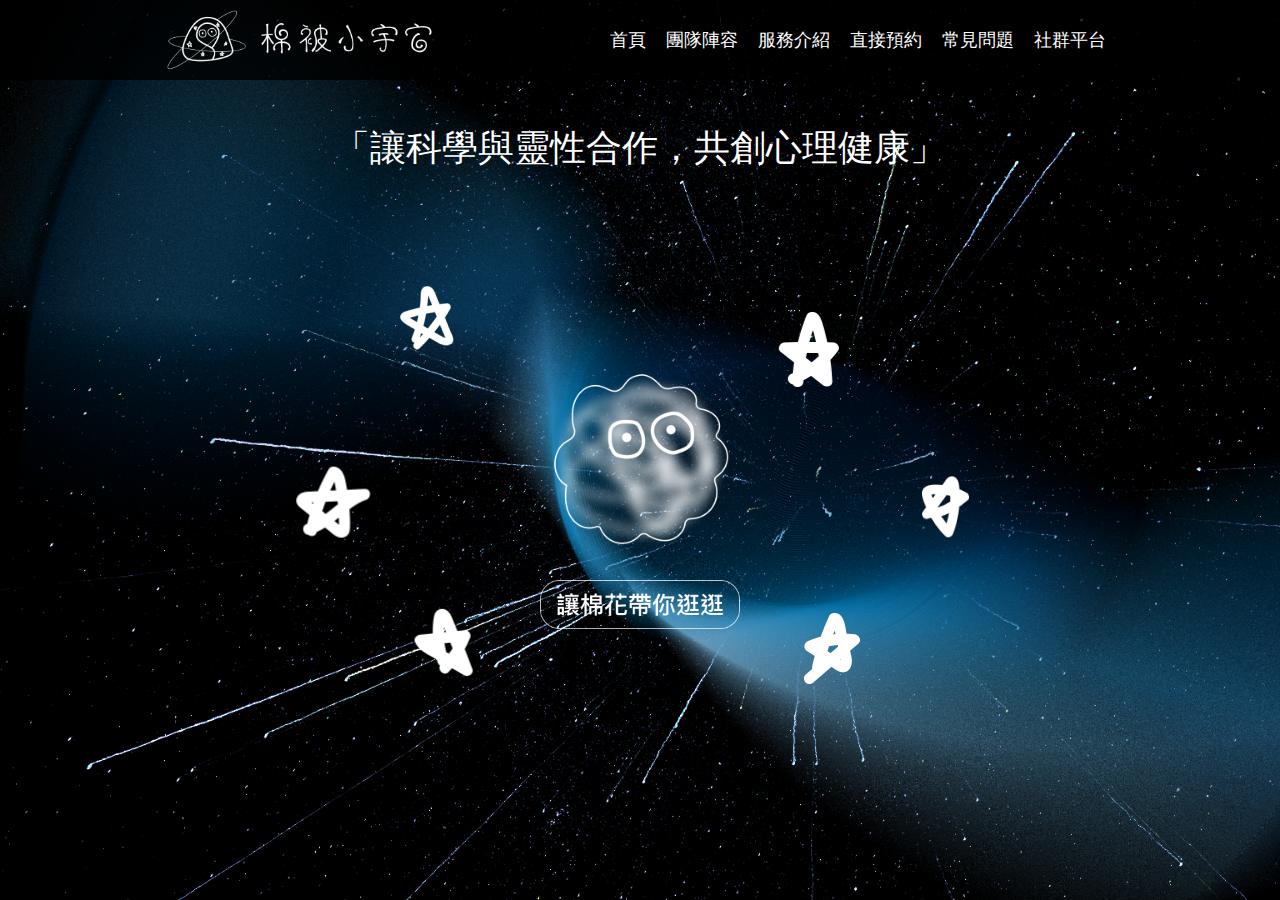
<file: index.html>
<!DOCTYPE html>
<html lang="en">
  <head>
    <meta charset="UTF-8" />
    <meta name="viewport" content="width=device-width, initial-scale=1.0" />
    <link rel="stylesheet" href="./style.css" />
    <title>棉被小宇宙</title>
    <link rel="icon" href="./image/icon.ico" type="image/x-icon" />
  </head>
  <body>
    <div class="container">
      <div class="header">
        <img src="./image/logo.png" alt="" class="logo" />
        <ul class="nav-item">
          <li><a href="./index.html">首頁</a></li>
          <li><a href="#">團隊陣容</a></li>
          <li><a href="#">服務介紹</a></li>
          <li><a href="#">直接預約</a></li>
          <li><a href="#">常見問題</a></li>
          <li><a href="#">社群平台</a></li>
        </ul>
      </div>
      <div class="content">
        <h1>「讓科學與靈性合作，共創心理健康」</h1>
        <ul class="stars">
          <li class="star-up-down">
            <a href="#"><img src="./image/star1.png" alt="" class="star1" /></a
            ><a href="#"
              ><img src="./image/star2.png" alt="" class="star2"
            /></a>
          </li>
          <li class="stars-mid">
            <a href="#"><img src="./image/star3.png" alt="" class="star3" /></a
            ><a href="#"
              ><img src="./image/star4.png" alt="" class="star4"
            /></a>
          </li>
          <li class="star-up-down">
            <a href="#"><img src="./image/star5.png" alt="" class="star5" /></a
            ><a href="#"
              ><img src="./image/star6.png" alt="" class="star6"
            /></a>
          </li>
        </ul>
        <div class="cutton-next">
          <img src="./image/cutton.png" alt="cutton" class="cutton" />
          <a href="./walk_around/story1.html"
            ><img src="./image/next_home.png" alt=""
          /></a>
        </div>
      </div>
    </div>
  </body>
</html>
</file>
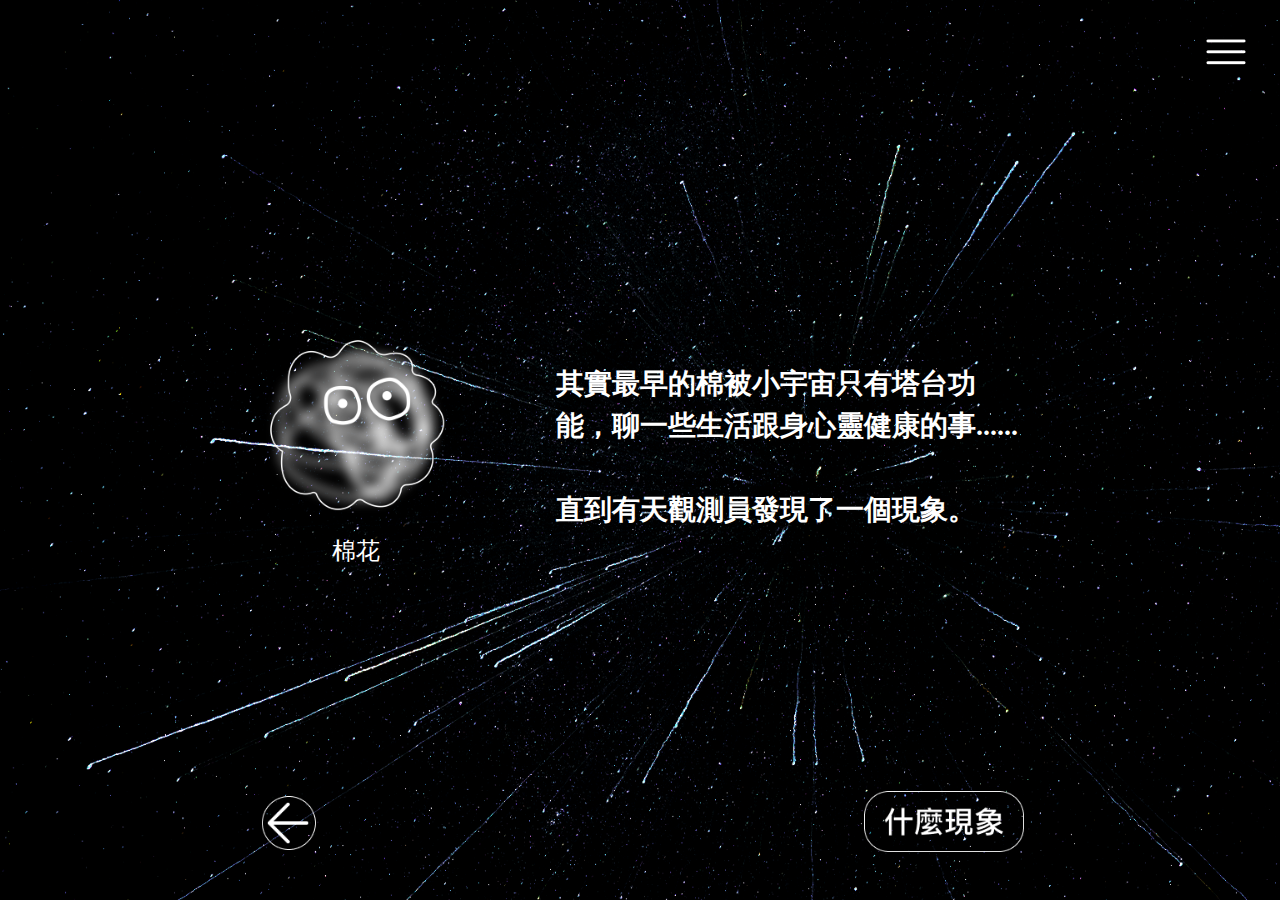
<file: walk_around/story1.html>
<!DOCTYPE html>
<html lang="en">
  <head>
    <meta charset="UTF-8" />
    <meta name="viewport" content="width=device-width, initial-scale=1.0" />
    <link rel="stylesheet" href="./story.css" />
    <title>棉被小宇宙</title>
    <link rel="icon" href="../image/icon.png" type="image/x-icon" />
  </head>
  <body>
    <div class="container">
      <div class="menu">
        <img class="menu-toggle" src="../image/menu.png" alt="menu" />
      </div>
      <div class="content">
        <div class="cutton">
          <img src="../image/cutton.png" alt="cutton" />
          <p>棉花</p>
        </div>
        <div class="text">
          <p>
            其實最早的棉被小宇宙只有塔台功能，聊一些生活跟身心靈健康的事......
          </p>
          <br />
          <p>直到有天觀測員發現了一個現象。</p>
        </div>
      </div>
      <div class="adjust-page">
        <a href="../index.html"
          ><img class="last-page" src="../image/arrow-left.png" alt="上一頁"
        /></a>
        <a href="./story2.html"
          ><img class="next-page" src="../image/next_p1.png" alt="什麼現象"
        /></a>
      </div>
    </div>
    <div class="menu-on">
      <div class="menu-box">
        <a href="../index.html" class="menu-item">首頁</a
        ><a href="#" class="menu-item">團隊陣容</a
        ><a href="#" class="menu-item">服務介紹</a
        ><a href="#" class="menu-item">直接預約</a
        ><a href="#" class="menu-item">常見問題</a
        ><a href="#" class="menu-item">社群平台</a>
      </div>
    </div>
  </body>
  <script src="../script/menu.js"></script>
</html>
</file>
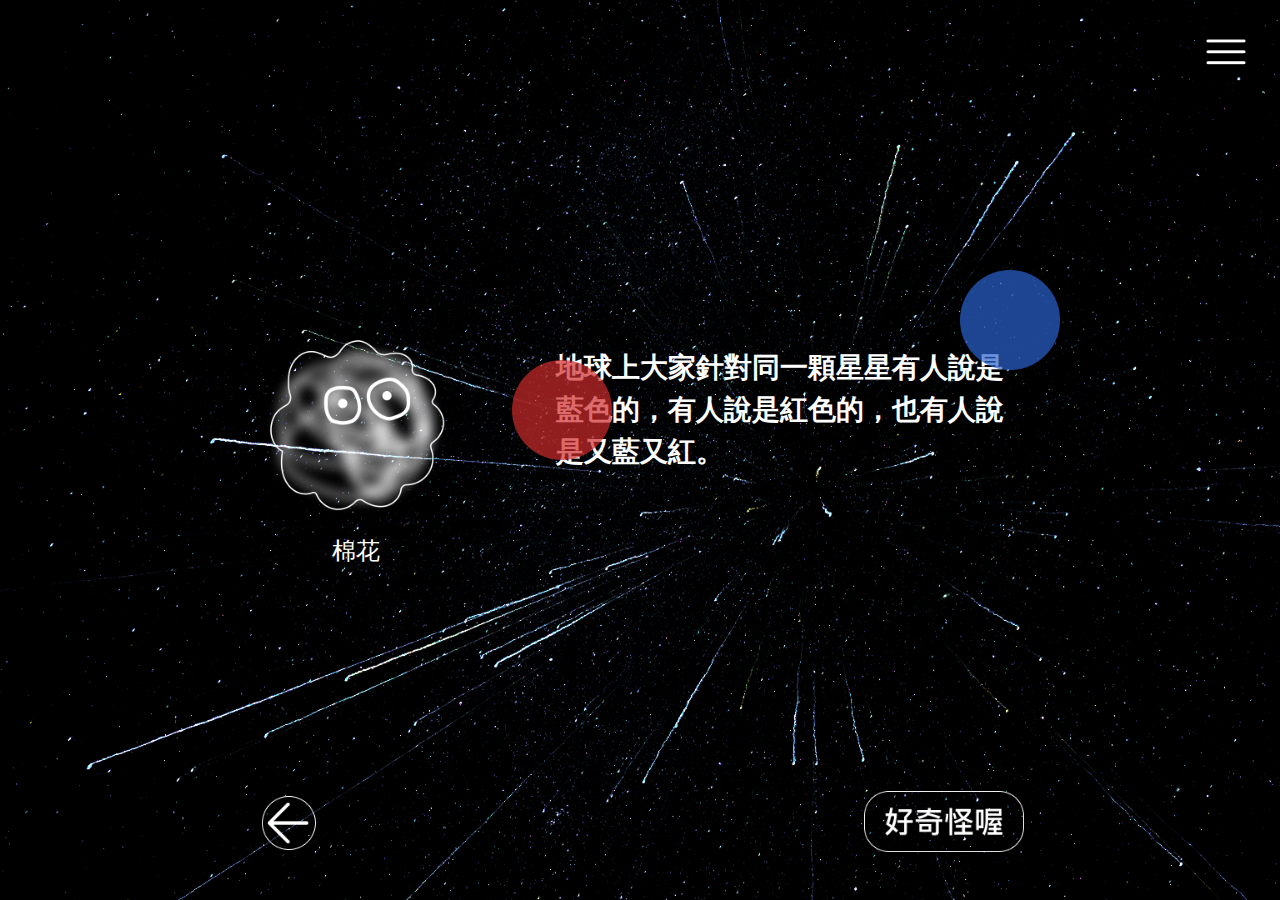
<file: walk_around/story2.html>
<!DOCTYPE html>
<html lang="en">
  <head>
    <meta charset="UTF-8" />
    <meta name="viewport" content="width=device-width, initial-scale=1.0" />
    <link rel="stylesheet" href="./story.css" />
    <link rel="stylesheet" href="./story2.css" />
    <title>棉被小宇宙</title>
    <link rel="icon" href="../image/icon.png" type="image/x-icon" />
  </head>
  <body>
    <body>
      <div class="container">
        <div class="menu">
          <img class="menu-toggle" src="../image/menu.png" alt="menu" />
        </div>
        <div class="content">
          <div class="cutton">
            <img src="../image/cutton.png" alt="cutton" />
            <p>棉花</p>
          </div>
          <div class="text balls">
            <p>
              地球上大家針對同一顆星星有人說是藍色的，有人說是紅色的，也有人說是又藍又紅。
            </p>
            <img src="../image/red.png" alt="red ball" class="red" />
            <img src="../image/blue.png" alt="blue ball" class="blue" />
          </div>
        </div>
        <div class="adjust-page">
          <a href="./story1.html"
            ><img class="last-page" src="../image/arrow-left.png" alt="上一頁"
          /></a>
          <a href="./story3.html"
            ><img class="next-page" src="../image/next_p2.png" alt="好奇怪喔"
          /></a>
        </div>
      </div>
      <div class="menu-on">
        <div class="menu-box">
          <a href="../index.html" class="menu-item">首頁</a
          ><a href="#" class="menu-item">團隊陣容</a
          ><a href="#" class="menu-item">服務介紹</a
          ><a href="#" class="menu-item">直接預約</a
          ><a href="#" class="menu-item">常見問題</a
          ><a href="#" class="menu-item">社群平台</a>
        </div>
      </div>
    </body>
    <script src="../script/menu.js"></script>
  </body>
</html>
</file>
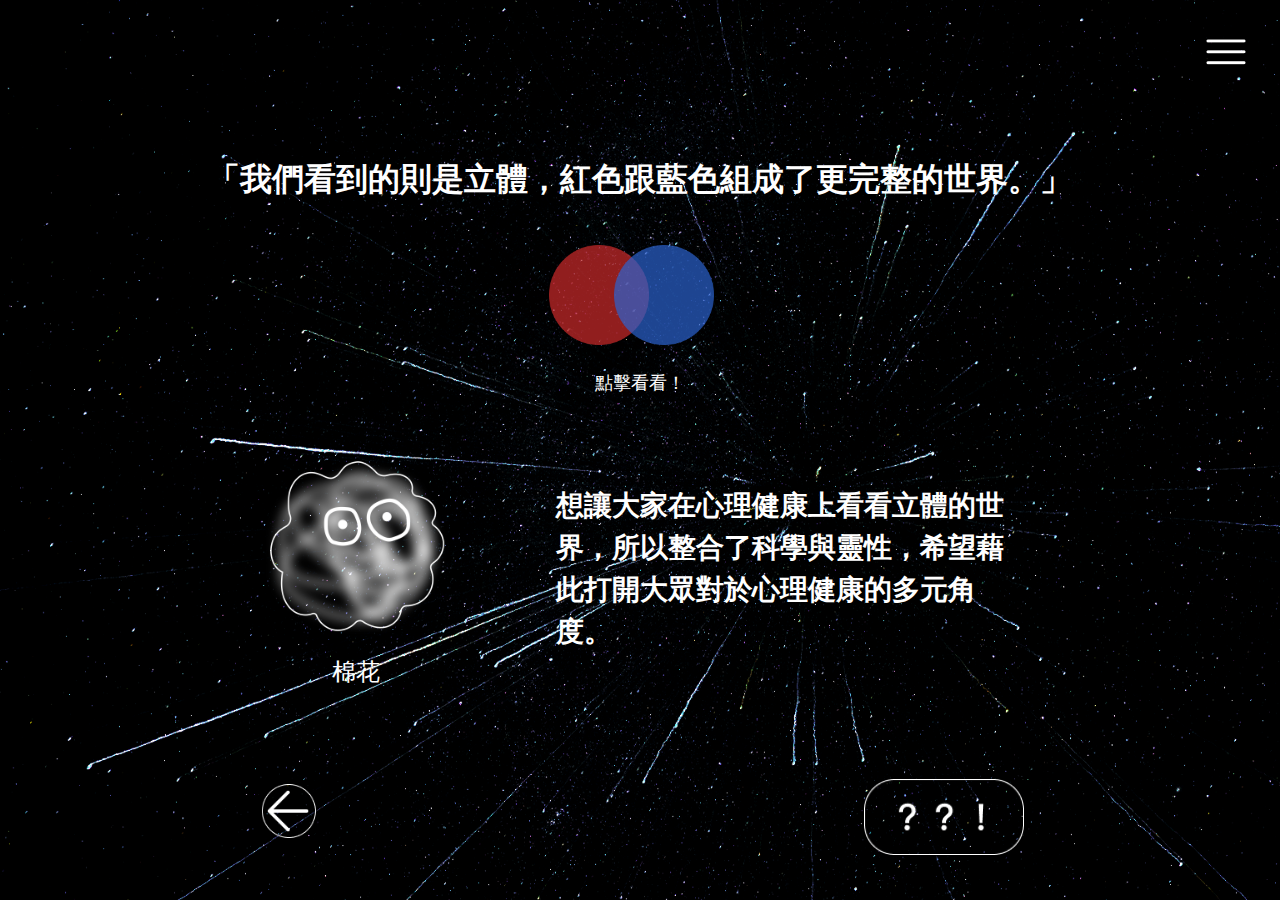
<file: walk_around/story3.html>
<!DOCTYPE html>
<html lang="en">
  <head>
    <meta charset="UTF-8" />
    <meta name="viewport" content="width=device-width, initial-scale=1.0" />
    <link rel="stylesheet" href="./story.css" />
    <link rel="stylesheet" href="./story3.css" />
    <title>棉被小宇宙</title>
    <link rel="icon" href="../image/icon.png" type="image/x-icon" />
  </head>
  <body>
    <div class="container">
      <div class="menu">
        <img class="menu-toggle" src="../image/menu.png" alt="menu" />
      </div>
      <div class="complete-world">
        <p>「我們看到的則是立體，紅色跟藍色組成了更完整的世界。」</p>
        <div class="combine-balls">
          <img src="../image/red.png" alt="red ball" class="red" />
          <img src="../image/blue.png" alt="blue ball" class="blue" />
        </div>
        <p class="click">點擊看看！</p>
      </div>
      <div class="content">
        <div class="cutton">
          <img src="../image/cutton.png" alt="cutton" />
          <p>棉花</p>
        </div>
        <div class="text">
          <p>
            想讓大家在心理健康上看看立體的世界，所以整合了科學與靈性，希望藉此打開大眾對於心理健康的多元角度。
          </p>
        </div>
      </div>
      <div class="adjust-page">
        <a href="./story2.html"
          ><img class="last-page" src="../image/arrow-left.png" alt="上一頁"
        /></a>
        <a href="./story4.html"
          ><img class="next-page" src="../image/next_p3.png" alt="什麼現象"
        /></a>
      </div>
    </div>
    <div class="menu-on">
      <div class="menu-box">
        <a href="../index.html" class="menu-item">首頁</a
        ><a href="#" class="menu-item">團隊陣容</a
        ><a href="#" class="menu-item">服務介紹</a
        ><a href="#" class="menu-item">直接預約</a
        ><a href="#" class="menu-item">常見問題</a
        ><a href="#" class="menu-item">社群平台</a>
      </div>
    </div>
    <div class="touch-blue">
      <img
        class="combine-blue"
        src="../image/touch_blue.png"
        alt="blue content"
      />
    </div>
    <div class="touch-red">
      <img class="combine-red" src="../image/touch_red.png" alt="red content" />
    </div>
  </body>
  <script src="../script/menu.js"></script>
  <script src="../script/touch_balls.js"></script>
</html>
</file>
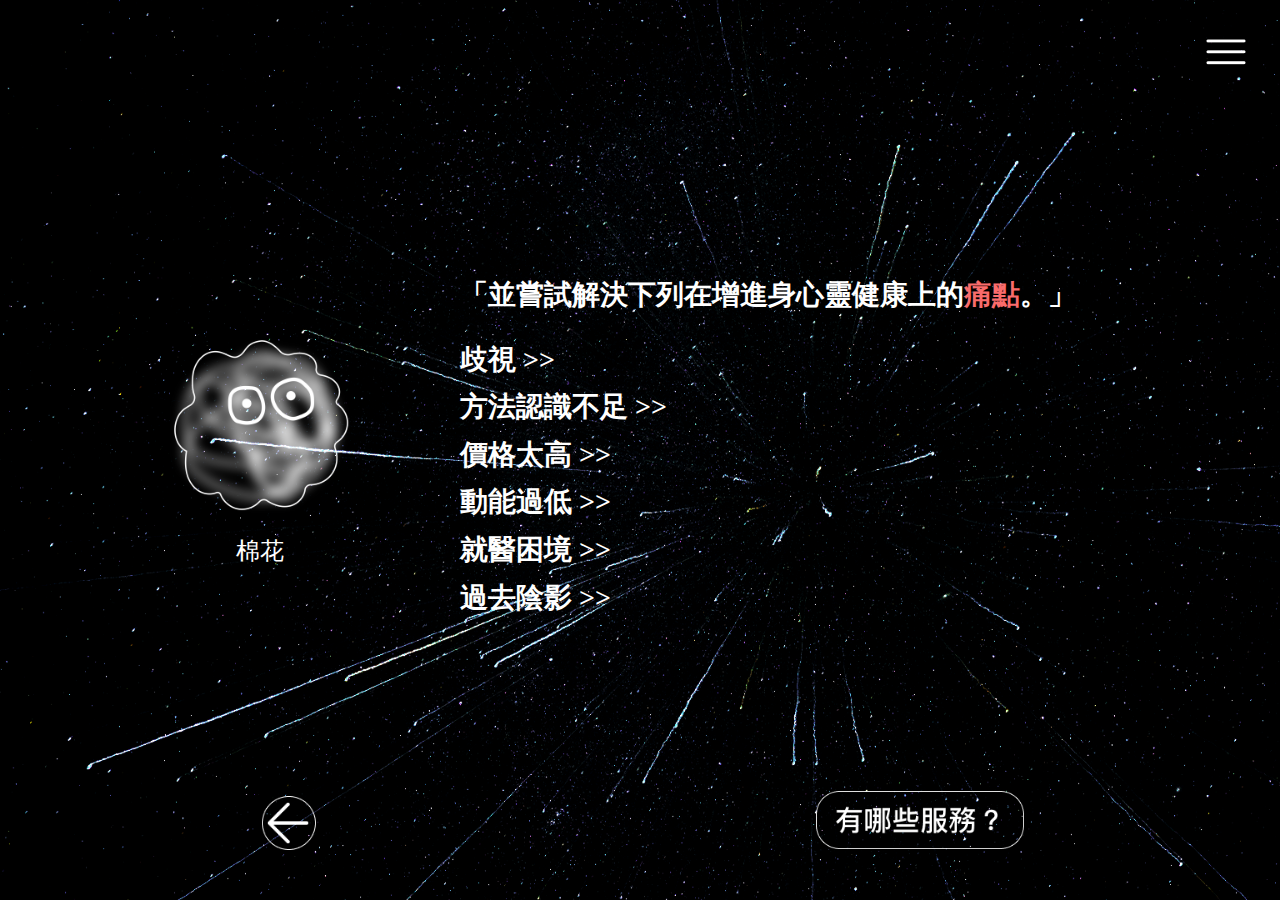
<file: walk_around/story4.html>
<!DOCTYPE html>
<html lang="en">
  <head>
    <meta charset="UTF-8" />
    <meta name="viewport" content="width=device-width, initial-scale=1.0" />
    <link rel="stylesheet" href="./story.css" />
    <link rel="stylesheet" href="./story4.css" />
    <title>棉被小宇宙</title>
    <link rel="icon" href="../image/icon.png" type="image/x-icon" />
  </head>
  <body>
    <div class="container">
      <div class="menu">
        <img class="menu-toggle" src="../image/menu.png" alt="menu" />
      </div>
      <div class="content">
        <div class="cutton">
          <img src="../image/cutton.png" alt="cutton" />
          <p>棉花</p>
        </div>
        <div class="text">
          <p>
            「並嘗試解決下列在增進身心靈健康上的<span class="weak-spot"
              >痛點</span
            >。」
          </p>
          <br />
          <ul class="weakness">
            <li>
              <a href="#" class="weak1">歧視 <span>>></span></a>
            </li>
            <li>
              <a href="#" class="weak2">方法認識不足 <span>>></span></a>
            </li>
            <li>
              <a href="#" class="weak3">價格太高 <span>>></span></a>
            </li>
            <li>
              <a href="#" class="weak4">動能過低 <span>>></span></a>
            </li>
            <li>
              <a href="#" class="weak5">就醫困境 <span>>></span></a>
            </li>
            <li>
              <a href="#" class="weak6">過去陰影 <span>>></span></a>
            </li>
          </ul>
        </div>
      </div>
      <div class="adjust-page">
        <a href="./story3.html"
          ><img class="last-page" src="../image/arrow-left.png" alt="上一頁"
        /></a>
        <a href="./story5.html"
          ><img class="next-page" src="../image/next_p4.png" alt="什麼現象"
        /></a>
      </div>
    </div>
    <div class="weakness-content">
      <img src="../image/weak1.png" alt="" class="weak1-content" /><img
        src="../image/weak2.png"
        alt=""
        class="weak2-content"
      /><img src="../image/weak3.png" alt="" class="weak3-content" /><img
        src="../image/weak4.png"
        alt=""
        class="weak4-content"
      /><img src="../image/weak5.png" alt="" class="weak5-content" /><img
        src="../image/weak6.png"
        alt=""
        class="weak6-content"
      />
    </div>
    <div class="menu-on">
      <div class="menu-box">
        <a href="../index.html" class="menu-item">首頁</a
        ><a href="#" class="menu-item">團隊陣容</a
        ><a href="#" class="menu-item">服務介紹</a
        ><a href="#" class="menu-item">直接預約</a
        ><a href="#" class="menu-item">常見問題</a
        ><a href="#" class="menu-item">社群平台</a>
      </div>
    </div>
  </body>
  <script src="../script/menu.js"></script>
  <script src="../script/weakness_control.js"></script>
</html>
</file>
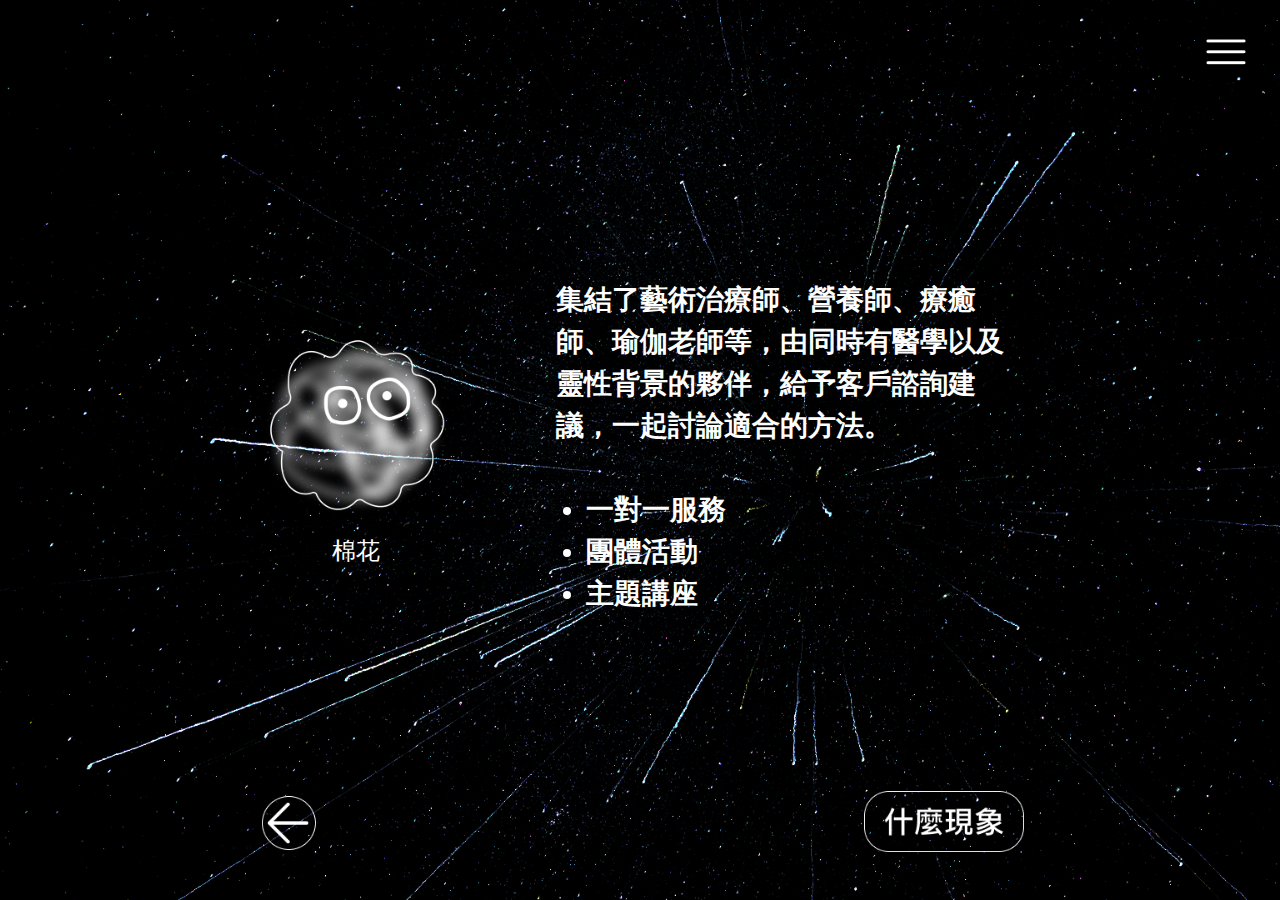
<file: walk_around/story5.html>
<!DOCTYPE html>
<html lang="en">
  <head>
    <meta charset="UTF-8" />
    <meta name="viewport" content="width=device-width, initial-scale=1.0" />
    <link rel="stylesheet" href="./story.css" />
    <link rel="stylesheet" href="./stroy5.css" />
    <title>棉被小宇宙</title>
    <link rel="icon" href="../image/icon.png" type="image/x-icon" />
  </head>
  <body>
    <div class="container">
      <div class="menu">
        <img class="menu-toggle" src="../image/menu.png" alt="menu" />
      </div>
      <div class="content">
        <div class="cutton">
          <img src="../image/cutton.png" alt="cutton" />
          <p>棉花</p>
        </div>
        <div class="text">
          <p>
            集結了藝術治療師、營養師、療癒師、瑜伽老師等，由同時有醫學以及靈性背景的夥伴，給予客戶諮詢建議，一起討論適合的方法。
          </p>
          <br />
          <ul>
            <li>一對一服務</li>
            <li>團體活動</li>
            <li>主題講座</li>
          </ul>
        </div>
      </div>
      <div class="adjust-page">
        <a href="./story4.html"
          ><img class="last-page" src="../image/arrow-left.png" alt="上一頁"
        /></a>
        <a href="./story6.html"
          ><img class="next-page" src="../image/next_p1.png" alt="什麼現象"
        /></a>
      </div>
    </div>
    <div class="menu-on">
      <div class="menu-box">
        <a href="../index.html" class="menu-item">首頁</a
        ><a href="#" class="menu-item">團隊陣容</a
        ><a href="#" class="menu-item">服務介紹</a
        ><a href="#" class="menu-item">直接預約</a
        ><a href="#" class="menu-item">常見問題</a
        ><a href="#" class="menu-item">社群平台</a>
      </div>
    </div>
  </body>
  <script src="../script/menu.js"></script>
</html>
</file>
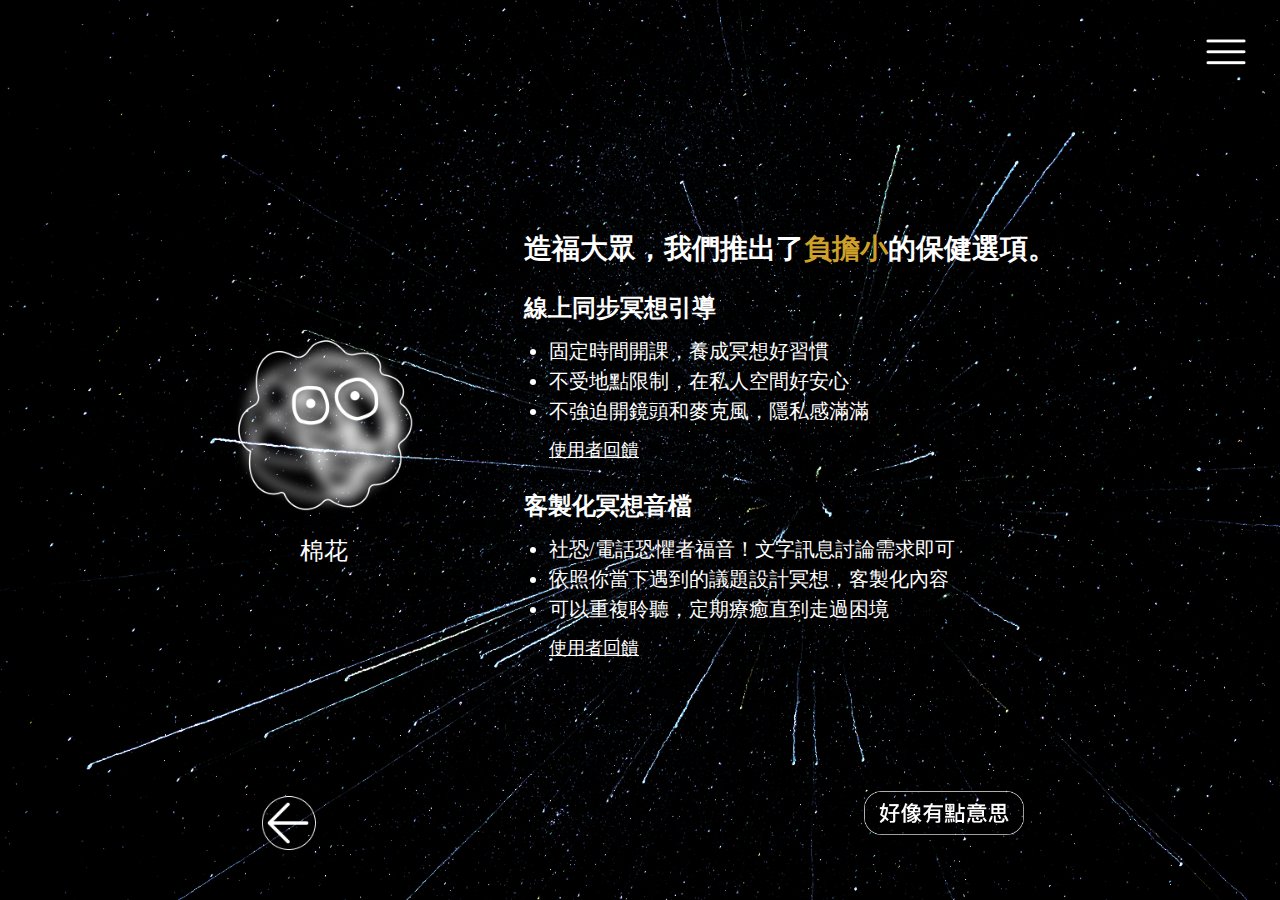
<file: walk_around/story6.html>
<!DOCTYPE html>
<html lang="en">
  <head>
    <meta charset="UTF-8" />
    <meta name="viewport" content="width=device-width, initial-scale=1.0" />
    <link rel="stylesheet" href="./story.css" />
    <link rel="stylesheet" href="./story6.css" />
    <title>棉被小宇宙</title>
    <link rel="icon" href="../image/icon.png" type="image/x-icon" />
  </head>
  <body>
    <div class="container">
      <div class="menu">
        <img class="menu-toggle" src="../image/menu.png" alt="menu" />
      </div>
      <div class="content">
        <div class="cutton">
          <img src="../image/cutton.png" alt="cutton" />
          <p>棉花</p>
        </div>
        <div class="text">
          <h1>造福大眾，我們推出了<span>負擔小</span>的保健選項。</h1>
          <h2>線上同步冥想引導</h2>
          <ul>
            <li>固定時間開課，養成冥想好習慣</li>
            <li>不受地點限制，在私人空間好安心</li>
            <li>不強迫開鏡頭和麥克風，隱私感滿滿</li>
            <a href="#">使用者回饋</a>
          </ul>
          <h2>客製化冥想音檔</h2>
          <ul>
            <li>社恐/電話恐懼者福音！文字訊息討論需求即可</li>
            <li>依照你當下遇到的議題設計冥想，客製化內容</li>
            <li>可以重複聆聽，定期療癒直到走過困境</li>
            <a href="#">使用者回饋</a>
          </ul>
        </div>
      </div>
      <div class="adjust-page">
        <a href="./story5.html"
          ><img class="last-page" src="../image/arrow-left.png" alt="上一頁"
        /></a>
        <a href="./story_end.html"
          ><img class="next-page" src="../image/next_p6.png" alt="什麼現象"
        /></a>
      </div>
    </div>
    <div class="menu-on">
      <div class="menu-box">
        <a href="../index.html" class="menu-item">首頁</a
        ><a href="#" class="menu-item">團隊陣容</a
        ><a href="#" class="menu-item">服務介紹</a
        ><a href="#" class="menu-item">直接預約</a
        ><a href="#" class="menu-item">常見問題</a
        ><a href="#" class="menu-item">社群平台</a>
      </div>
    </div>
  </body>
  <script src="../script/menu.js"></script>
</html>
</file>
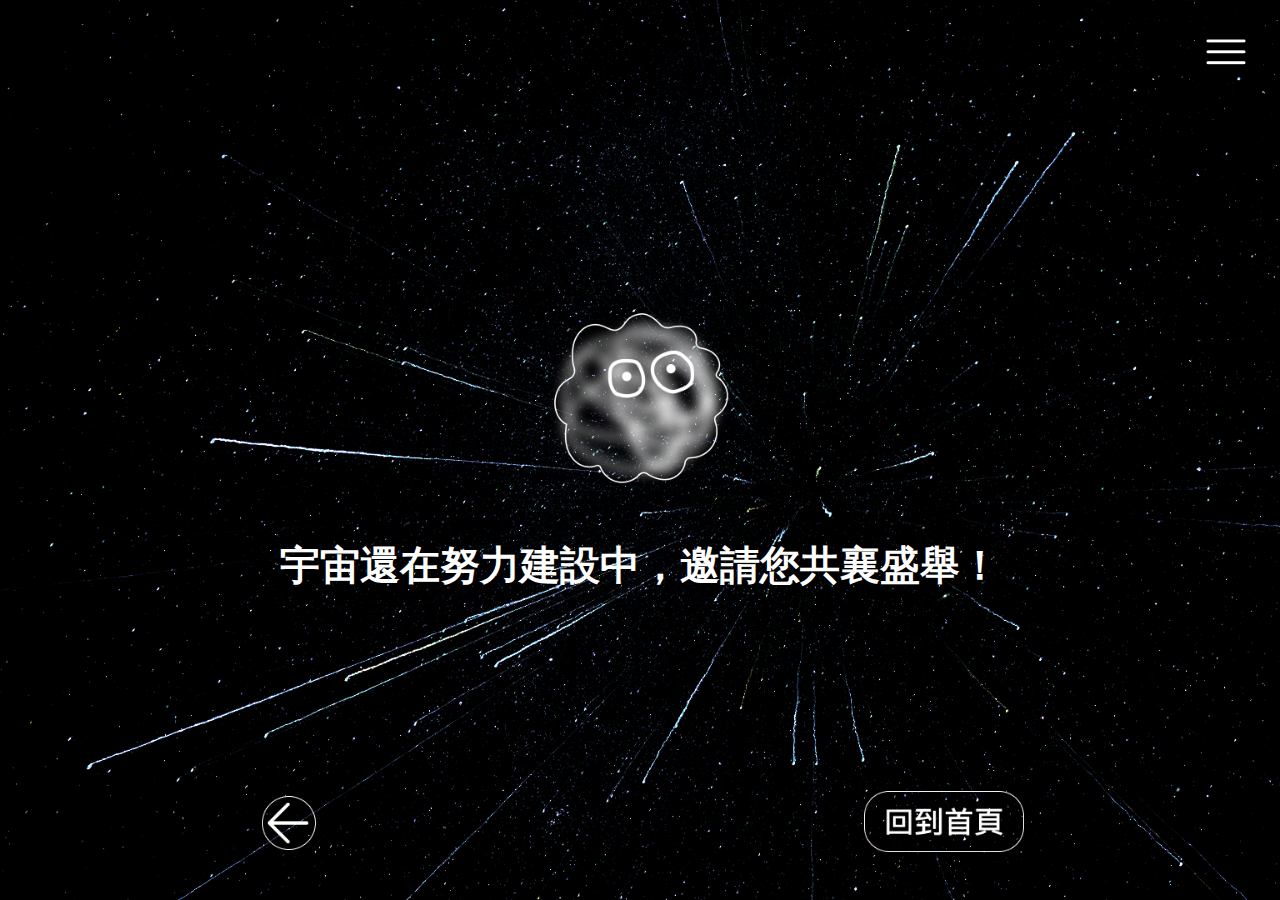
<file: walk_around/story_end.html>
<!DOCTYPE html>
<html lang="en">
  <head>
    <meta charset="UTF-8" />
    <meta name="viewport" content="width=device-width, initial-scale=1.0" />
    <link rel="stylesheet" href="./story.css" />
    <link rel="stylesheet" href="./story_end.css" />
    <title>棉被小宇宙</title>
    <link rel="icon" href="../image/icon.png" type="image/x-icon" />
  </head>
  <body>
    <div class="container">
      <div class="menu">
        <img class="menu-toggle" src="../image/menu.png" alt="menu" />
      </div>
      <div class="content">
        <div class="cutton">
          <img src="../image/cutton.png" alt="cutton" />
          <p>棉花</p>
        </div>
        <div class="text">
          <p>宇宙還在努力建設中，邀請您共襄盛舉！</p>
        </div>
      </div>
      <div class="adjust-page">
        <a href="./story6.html"
          ><img class="last-page" src="../image/arrow-left.png" alt="上一頁"
        /></a>
        <a href="../index.html"
          ><img class="next-page" src="../image/next_end.png" alt="什麼現象"
        /></a>
      </div>
    </div>
    <div class="menu-on">
      <div class="menu-box">
        <a href="../index.html" class="menu-item">首頁</a
        ><a href="#" class="menu-item">團隊陣容</a
        ><a href="#" class="menu-item">服務介紹</a
        ><a href="#" class="menu-item">直接預約</a
        ><a href="#" class="menu-item">常見問題</a
        ><a href="#" class="menu-item">社群平台</a>
      </div>
    </div>
  </body>
  <script src="../script/menu.js"></script>
</html>
</file>
<file: style.css>
html,
body,
div,
span,
applet,
object,
iframe,
h1,
h2,
h3,
h4,
h5,
h6,
p,
blockquote,
pre,
a,
abbr,
acronym,
address,
big,
cite,
code,
del,
dfn,
em,
img,
ins,
kbd,
q,
s,
samp,
small,
strike,
strong,
sub,
sup,
tt,
var,
b,
u,
i,
center,
dl,
dt,
dd,
ol,
ul,
li,
fieldset,
form,
label,
legend,
table,
caption,
tbody,
tfoot,
thead,
tr,
th,
td,
article,
aside,
canvas,
details,
embed,
figure,
figcaption,
footer,
header,
hgroup,
menu,
nav,
output,
ruby,
section,
summary,
time,
mark,
audio,
video {
  margin: 0;
  padding: 0;
  border: 0;
  font-size: 100%;
  font: inherit;
  vertical-align: baseline;
}
/* HTML5 display-role reset for older browsers */
article,
aside,
details,
figcaption,
figure,
footer,
header,
hgroup,
menu,
nav,
section {
  display: block;
}
body {
  line-height: 1;
}
ol,
ul {
  list-style: none;
}
blockquote,
q {
  quotes: none;
}
blockquote:before,
blockquote:after,
q:before,
q:after {
  content: "";
  content: none;
}
table {
  border-collapse: collapse;
  border-spacing: 0;
}
/* ------------------------------------ */
* {
  color: white;
}
body {
  background-image: url(./image/home_bg.png);
  background-repeat: no-repeat;
  background-size: cover;
  background-attachment: fixed;
}

.container {
  margin: 0 auto;
}

.header {
  height: 80px;
  display: flex;
  justify-content: space-evenly;
  align-items: center;
  background-color: rgb(0, 0, 0, 0.8);
}
.nav-item {
  display: flex;
  font-size: 18px;
}
.nav-item li {
  margin: 10px;
}
.nav-item li a {
  text-decoration: none;
}
.logo {
  height: 70px;
}

.content {
  display: flex;
  flex-direction: column;
  align-items: center;
  margin-top: 50px;
}
.content h1 {
  font-size: 36px;
  margin-bottom: 20px;
  text-align: center;
}

.stars {
  position: absolute;
  z-index: 1;
  top: 30%;
  display: flex;
  justify-content: center;
  flex-wrap: wrap;
  width: 100%;
}
.star-up-down {
  display: flex;
  justify-content: space-around;
  width: 60%;
}
.stars-mid {
  display: flex;
  justify-content: space-between;
  width: 60%;
}
.cutton-next {
  position: absolute;
  top: 40%;
  z-index: 2;
  height: 300px;
}
.cutton-next img {
  display: block;
  width: 200px;
}
.cutton {
  margin-bottom: 20px;
  animation: l1 7s infinite cubic-bezier(0.5, 300, 0.5, -300);
}
@keyframes l1 {
  50%,
  100% {
    transform: translateY(
      0.2px
    ); /* Adjust this value if you want more visible movement */
  }
}
</file>
<file: walk_around/story.css>
html,
body,
div,
span,
applet,
object,
iframe,
h1,
h2,
h3,
h4,
h5,
h6,
p,
blockquote,
pre,
a,
abbr,
acronym,
address,
big,
cite,
code,
del,
dfn,
em,
img,
ins,
kbd,
q,
s,
samp,
small,
strike,
strong,
sub,
sup,
tt,
var,
b,
u,
i,
center,
dl,
dt,
dd,
ol,
ul,
li,
fieldset,
form,
label,
legend,
table,
caption,
tbody,
tfoot,
thead,
tr,
th,
td,
article,
aside,
canvas,
details,
embed,
figure,
figcaption,
footer,
header,
hgroup,
menu,
nav,
output,
ruby,
section,
summary,
time,
mark,
audio,
video {
  margin: 0;
  padding: 0;
  border: 0;
  font-size: 100%;
  font: inherit;
  vertical-align: baseline;
}
/* HTML5 display-role reset for older browsers */
article,
aside,
details,
figcaption,
figure,
footer,
header,
hgroup,
menu,
nav,
section {
  display: block;
}
body {
  line-height: 1.5;
}
ol,
ul {
  list-style: none;
}
blockquote,
q {
  quotes: none;
}
blockquote:before,
blockquote:after,
q:before,
q:after {
  content: "";
  content: none;
}
table {
  border-collapse: collapse;
  border-spacing: 0;
}
/*------------------------------------*/
body {
  background-image: url(../image/stroy_bg.png);
  background-repeat: no-repeat;
  background-size: cover;
  background-attachment: fixed;
  height: 100vh;
  width: 100vw;
}
* {
  color: white;
}
.container {
  margin: 0 auto;
  width: 100%;
  height: 100%;
  display: flex;
  flex-direction: column;
  justify-content: space-between;
  position: absolute;
  z-index: 2;
}
.menu {
  display: flex;
  justify-content: flex-end;
  margin: 30px;
}
.menu img {
  width: 3rem;
}
.content {
  margin: 0 auto;
  width: 60%;
  display: flex;
  justify-content: flex-end;
  align-items: center;
  margin-top: 3%;
}
.cutton {
  margin-right: 100px;
}
.cutton img {
  width: 200px;
  object-fit: cover; /* Ensures the image is sized properly within the element */
  animation: l1 7s infinite cubic-bezier(0.5, 300, 0.5, -300);
}
.cutton p {
  text-align: center;
  font-size: 24px;
}
.text {
  font-size: 28px;
  font-weight: bold;
  max-width: 560px;
  min-width: 315px;
  display: flex;
  flex-direction: column;
  justify-content: center;
}
.adjust-page {
  margin: 0 auto;
  width: 60%;
  display: flex;
  justify-content: space-between;
  margin-bottom: 3%;
  margin-top: 3%;
}
.last-page {
  width: 4rem;
}
.next-page {
  width: 10rem;
}
.menu-on {
  background-color: rgb(0, 0, 0, 0.3);
  display: none;
  justify-content: flex-end;
  height: 100%;
  width: 100%;
  position: absolute;
  z-index: 3;
}
.menu-box {
  background-color: rgba(6, 51, 129, 0.828);
  height: 100%;
  width: 13%;
  display: flex;
  flex-direction: column;
  justify-content: center;
  align-items: center;
}
.menu-item {
  font-size: 24px;
  margin: 25px;
  min-width: 96px;
  text-decoration: none;
}
@keyframes l1 {
  50%,
  100% {
    transform: translateY(
      0.2px
    ); /* Adjust this value if you want more visible movement */
  }
}
</file>
<file: walk_around/story2.css>
.balls {
  display: flex;
  flex-direction: column;
  justify-content: space-between;
  width: 580px;
  height: 200px;
  gap: 360px;
}
.red {
  position: absolute;
  z-index: 1;
  left: 40%;
  top: 40%;
  width: 100px;
}
.blue {
  position: absolute;
  z-index: 1;
  left: 75%;
  top: 30%;
  width: 100px;
}
</file>
<file: walk_around/story3.css>
.complete-world {
  margin: 0 auto;
  font-size: 32px;
  font-weight: bold;
}
.combine-balls {
  display: flex;
  justify-content: center;
  align-items: center;
  position: relative;
  height: 150px;
  margin-top: 2%;
}
.red {
  width: 100px;
  position: absolute;
  right: 49%;
  z-index: 1;
}
.blue {
  width: 100px;
  position: absolute;
  left: 47%;
  z-index: 2;
}
.click {
  font-size: 18px;
  font-weight: normal;
  text-align: center;
}
.content {
  margin-top: 0;
}
.touch-blue,
.touch-red {
  display: none;
  background-color: rgba(0, 0, 0, 0.3);
  height: 100%;
  width: 100%;
  position: absolute;
  z-index: 3;
}

.touch-blue img,
.touch-red img {
  position: absolute;
  width: 400px;
}

.touch-blue img {
  left: 57%;
  top: 15%;
}

.touch-red img {
  left: 13%;
  top: 25%;
}
</file>
<file: walk_around/story4.css>
.next-page {
  width: 13rem;
}
.content {
  width: 75%;
}
.text {
  max-width: 700px;
  display: flex;
  flex-direction: row;
  flex-wrap: wrap;
  justify-content: flex-start;
  align-items: center;
}
.text p {
  padding-bottom: 20px;
}
.weak-spot {
  color: rgb(249, 108, 108);
}
.weakness {
  position: relative;
  line-height: 1.7;
}
.weakness a {
  text-decoration: none;
}
.weakness-content {
  display: none;
  height: 100%;
  width: 100%;
  background-color: rgb(0, 0, 0, 0.3);
  position: absolute;
  z-index: 3;
}
.weakness-content img {
  position: absolute;
  z-index: 3;
  width: 450px;
  left: 55%;
  top: 35%;
}
.weak1-content {
  display: none;
}
.weak2-content {
  display: none;
}
.weak3-content {
  display: none;
}
.weak4-content {
  display: none;
}
.weak5-content {
  display: none;
}
.weak6-content {
  display: none;
}
</file>
<file: walk_around/stroy5.css>
.text ul {
  list-style: disc;
  padding-left: 30px;
}
</file>
<file: walk_around/story6.css>
.content {
  width: 70%;
  justify-content: center;
}
.text {
  line-height: 1.5;
}
.text h1 {
  font-size: 28px;
}
.text h1 > span {
  color: #cfa12b;
}
.text h2 {
  margin-top: 20px;
  font-size: 24px;
}
.text ul {
  margin-top: 10px;
  line-height: 1.5;
  list-style: disc;
  padding-left: 25px;
}
.text li {
  justify-content: space-between;
  font-size: 20px;
  font-weight: 400;
}
.text a {
  font-size: 18px;
  font-weight: normal;
  text-align: end;
}
</file>
<file: walk_around/story_end.css>
.content {
  flex-direction: column;
  justify-content: center;
}
.cutton {
  margin-right: 0;
  margin-bottom: 30px;
}
.cutton p {
  display: none;
}
.text {
  font-size: 40px;
  max-width: fit-content;
  min-width: none;
}
</file>
